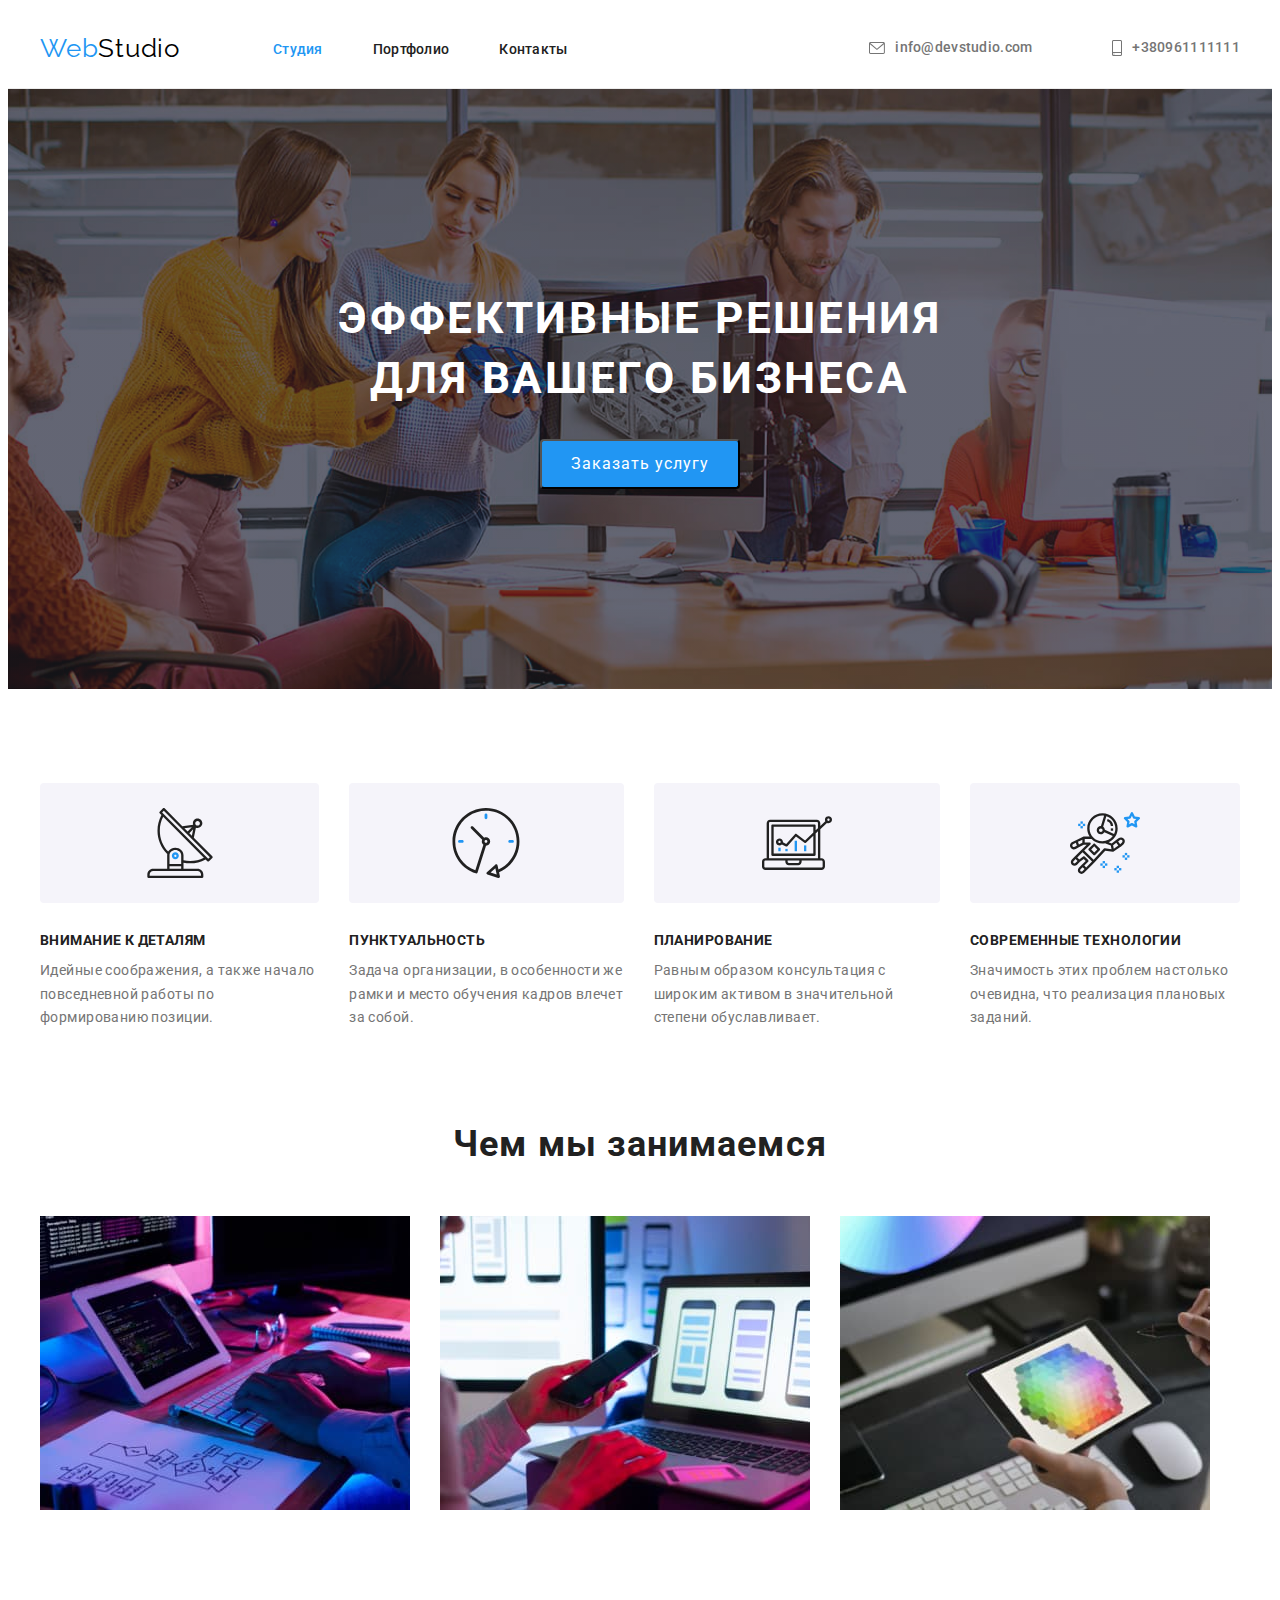
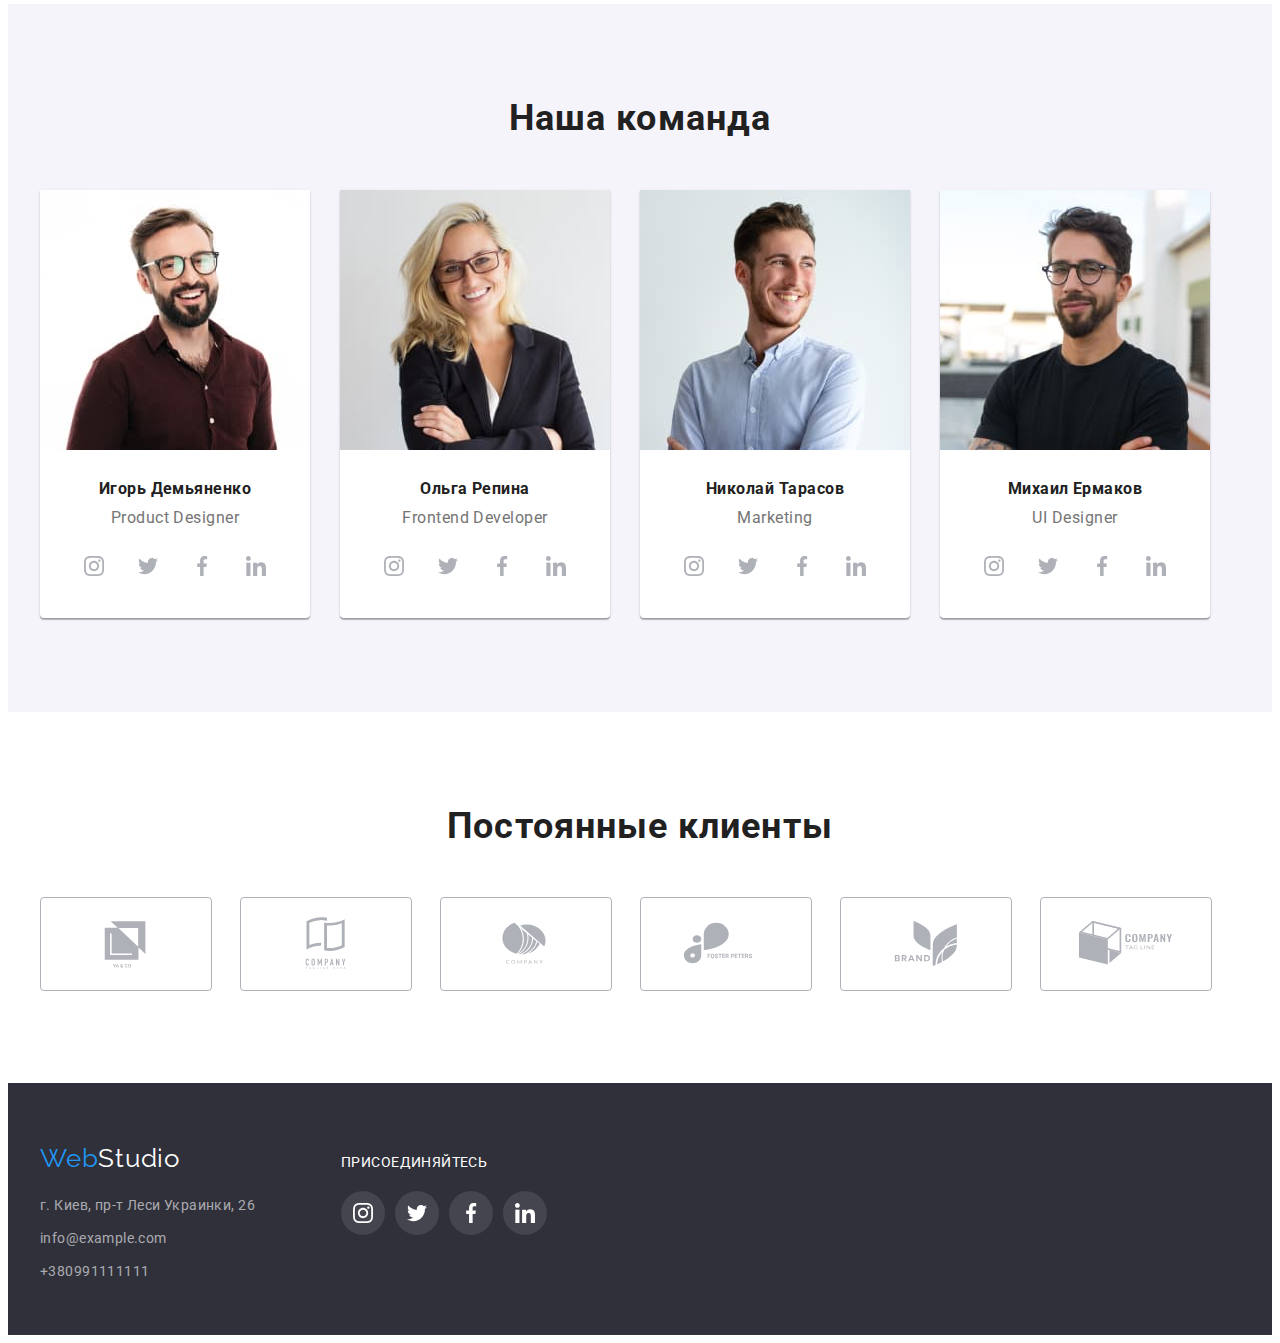
<file: index.html>
<!DOCTYPE html>
<html lang="ru">

<head>
    <meta charset="UTF-8">
    <meta http-equiv="X-UA-Compatible" content="IE=edge">
    <meta name="viewport" content="width=device-width, initial-scale=1.0">
    <title>Document</title>
    <link rel="preconnect" href="https://fonts.googleapis.com">
    <link rel="preconnect" href="https://fonts.gstatic.com" crossorigin>
    <link href="https://fonts.googleapis.com/css2?family=Raleway:wght@700&family=Roboto:wght@400;500;700;900&display=swap"
        rel="stylesheet">
        <link rel="stylesheet" href="https://cdnjs.cloudflare.com/ajax/libs/modern-normalize/1.1.0/modern-normalize.min.css"
            integrity="sha512-wpPYUAdjBVSE4KJnH1VR1HeZfpl1ub8YT/NKx4PuQ5NmX2tKuGu6U/JRp5y+Y8XG2tV+wKQpNHVUX03MfMFn9Q=="
            crossorigin="anonymous" referrerpolicy="no-referrer" />
    <link rel="stylesheet" href="./css/styles.css">
</head>

<body>
    <!--шапка-->
    <header class="header">
        <div class="container header-container">
        <nav class="navigation">
            <a href="index.html" class="link-logo"> Web<span class="logo-upper">Studio</span></a>
            <ul class="header-list">
                <li class="header-item"><a href="index.html" class="header-link current">Студия</a></li>
                <li class="header-item"><a href="portfolio.html" class="header-link">Портфолио</a></li>
                <li class="header-item"><a href="" class="header-link">Контакты</a></li>
            </ul>
        </nav>
        <ul class="connect-list">
            <li class="conect-item-mail">
                <a href="mailto:info@devstudio.com" class="mail-link"><svg class="mail-icon" width="16" height="12"><use href="./images/icons.svg#icon-envelope"></use> </svg>info@devstudio.com</a></li>
            <li class="conect-item-tel">
                <a href="tel:+380961111111" class="tel-link"><svg class="tel-icon" width="10" height="16">
                    <use href="./images/icons.svg#icon-smartphone"></use>
                </svg>+380961111111</a></li>
        </ul>
        </div>
    </header>
    <!--герой-->
    <main class="hero">
        <section class="hero-section">
            <div class="container">
            <h1 class="hero-title">Эффективные решения для вашего бизнеса</h1>
            <button type="button" class="hero-btn">Заказать услугу</button>
        </section>
        <!--переваги -->
        <section class="section">
            <div class="container">
            <h2 class="visually-hidden"> Наши премиущества</h2>
            <ul class="advantages-list">
                <li class="advantages-item"><div class="avantages-icons-container"><svg class="advantages-icon" width="70" height="70">
                        <use href="./images/icons.svg#icon-antenna"></use>
                    </svg></div>
                    <h3 class="advantages-title">Внимание к деталям</h3>
                    <p class="advantages-posttitle">Идейные соображения, а также начало повседневной работы по формированию позиции.</p>
                </li>
                <li class="advantages-item"><div class="avantages-icons-container"><svg class="advantages-icon" width="70" height="70">
                        <use href="./images/icons.svg#icon-clock"></use>
                    </svg></div>
                    <h3 class="advantages-title">Пунктуальность</h3>
                    <p class="advantages-posttitle">Задача организации, в особенности же рамки и место обучения кадров влечет за собой.</p>
                </li>
                <li class="advantages-item"><div class="avantages-icons-container"><svg class="advantages-icon" width="70" height="70">
                        <use href="./images/icons.svg#icon-diagram"></use>
                    </svg></div>
                    <h3 class="advantages-title">Планирование</h3>
                    <p class="advantages-posttitle">Равным образом консультация с широким активом в значительной степени обуславливает.</p>
                </li>
                <li class="advantages-item"><div class="avantages-icons-container"><svg class="advantages-icon" width="70" height="70">
                        <use href="./images/icons.svg#icon-astronaut"></use>
                    </svg></div>
                    <h3 class="advantages-title">Современные технологии</h3>
                    <p class="advantages-posttitle">Значимость этих проблем настолько очевидна, что реализация плановых заданий.</p>
                </li>
            </ul>
            </div>
        </section>
        <!--чим-ми-займаємось-->
        <section class="what-do-section section">
            <div class="container">
            <h2 class="what-do-title">Чем мы занимаемся</h2>
            <ul class="what-do-list">
                <li class="do-img"><img class="" src="./images/what-we-do-sec/img.jpg" alt="руки печатают на клавиатуре" width="370" height="294">
                </li>
                <li class="do-img"><img class="" src="./images/what-we-do-sec/box2.jpg"
                        alt="девушка левой рукой держит смартфон,а правой печатает на ноутбуке" width="370"
                        height="294"></li>
                <li class="do-img"><img class="" src="./images/what-we-do-sec/img1.jpg"
                        alt="человек держит планшет в руке, на котором нарисованы соты разных цветов" width="370"
                        height="294"></li>
            </ul>
            </div>
        </section>
        <!--наша-команда-->
        <section class="our-team-section section">
            <div class="container">
            <h2 class="our-team-title">Наша команда</h2>
            <ul class="our-team-list">
                <li class="our-team-item">
                    <img src="./images/our-team/img.jpg" alt="молодой мужчина в очках с бородой" width="270" height="260">
                    <div class="team-name-container">
                    <h3 class="team-item-title">Игорь Демьяненко</h3>
                    <p class="team-item-posttitle" lang="en">Product Designer</p>
                    <ul class="team-socials-list">
                        <li class="team-socials-item">
                            <a href="" class="team-socials-link"><svg class="team-socials-icon" width="20" height="20">
                            <use href="./images/icons.svg#icon-instagram"></use></svg></a>
                        </li>
                        <li class="team-socials-item">
                            <a href="" class="team-socials-link"><svg class="team-socials-icon" width="20" height="20">
                            <use href="./images/icons.svg#icon-twitter"></use></svg></a>
                        </li>
                        <li class="team-socials-item">
                            <a href="" class="team-socials-link"><svg class="team-socials-icon" width="20" height="20">
                            <use href="./images/icons.svg#icon-facebook"></use></svg></a>
                        </li>
                        <li class="team-socials-item">
                            <a href="" class="team-socials-link"><svg class="team-socials-icon" width="20" height="20">
                            <use href="./images/icons.svg#icon-linkedin"></use></svg></a>
                        </li>
                    </ul>
                    </div>
                </li>
                <li class="our-team-item">
                    <img src="./images/our-team/img1.jpg" alt="молодаяженщина в очках" width="270" height="260">
                    <div class="team-name-container">
                    <h3 class="team-item-title">Ольга Репина</h3>
                    <p class="team-item-posttitle" lang="en">Frontend Developer</p>
                    <ul class="team-socials-list">
                        <li class="team-socials-item">
                            <a href="" class="team-socials-link"><svg class="team-socials-icon" width="20" height="20">
                            <use href="./images/icons.svg#icon-instagram"></use></svg></a>
                        </li>
                        <li class="team-socials-item">
                            <a href="" class="team-socials-link"><svg class="team-socials-icon" width="20" height="20">
                            <use href="./images/icons.svg#icon-twitter"></use></svg></a>
                        </li>
                        <li class="team-socials-item">
                            <a href="" class="team-socials-link"><svg class="team-socials-icon" width="20" height="20">
                            <use href="./images/icons.svg#icon-facebook"></use></svg></a>
                        </li>
                        <li class="team-socials-item">
                            <a href="" class="team-socials-link"><svg class="team-socials-icon" width="20" height="20">
                            <use href="./images/icons.svg#icon-linkedin"></use></svg></a>
                        </li>
                    </ul>
                    </div>
                </li>
                <li class="our-team-item">
                    <img src="./images/our-team/img2.jpg" alt="улыбчивый молодой мужчина с коротко стриженой бородой"
                        width="270" height="260">
                    <div class="team-name-container">
                    <h3 class="team-item-title">Николай Тарасов</h3>
                    <p class="team-item-posttitle" lang="en">Marketing</p>
                    <ul class="team-socials-list">
                    <li class="team-socials-item">
                        <a href="" class="team-socials-link"><svg class="team-socials-icon" width="20" height="20">
                        <use href="./images/icons.svg#icon-instagram"></use></svg></a>
                    </li>
                    <li class="team-socials-item">
                        <a href="" class="team-socials-link"><svg class="team-socials-icon" width="20" height="20">
                        <use href="./images/icons.svg#icon-twitter"></use></svg></a>
                    </li>
                    <li class="team-socials-item">
                        <a href="" class="team-socials-link"><svg class="team-socials-icon" width="20" height="20">
                        <use href="./images/icons.svg#icon-facebook"></use></svg></a>
                    </li>
                    <li class="team-socials-item">
                        <a href="" class="team-socials-link"><svg class="team-socials-icon" width="20" height="20">
                        <use href="./images/icons.svg#icon-linkedin"></use></svg></a>
                    </li>
                    </ul>
                    </div>
                </li>
                <li class="our-team-item">
                    <img src="./images/our-team/img3.jpg" alt="молодой мужчина в очках с бородой" width="270" height="260">
                    <div class="team-name-container">
                    <h3 class="team-item-title">Михаил Ермаков</h3>
                    <p class="team-item-posttitle" lang="en">UI Designer</p>
                    <ul class="team-socials-list">
                        <li class="team-socials-item">
                            <a href="" class="team-socials-link"><svg class="team-socials-icon" width="20" height="20">
                            <use href="./images/icons.svg#icon-instagram"></use></svg></a>
                        </li>
                        <li class="team-socials-item">
                            <a href="" class="team-socials-link"><svg class="team-socials-icon" width="20" height="20">
                            <use href="./images/icons.svg#icon-twitter"></use></svg></a>
                        </li>
                        <li class="team-socials-item">
                            <a href="" class="team-socials-link"><svg class="team-socials-icon" width="20" height="20">
                            <use href="./images/icons.svg#icon-facebook"></use></svg></a>
                        </li>
                        <li class="team-socials-item">
                            <a href="" class="team-socials-link"><svg class="team-socials-icon" width="20" height="20">
                            <use href="./images/icons.svg#icon-linkedin"></use></svg></a>
                        </li>
                    </ul>
                    </div>
                </li>
            </ul>
            </div>
        </section>
        <section class="section">
            <div class="container">
            <h2 class="regular-customers-title">Постоянные клиенты</h2>
            <ul class="regular-customers-list">
                <li class="regular-customers-item">
                    <a href=""class="regular-customers-link"><svg class="customers-icons" width="106" height="60">
                        <use href="./images/icons.svg#icon-Logo"></use></svg></a></li>
                <li class="regular-customers-item">
                    <a href=""class="regular-customers-link"><svg class="customers-icons" width="106" height="60">
                        <use href="./images/icons.svg#icon-Logo-first"></use>
                    </svg></a></li>
                <li class="regular-customers-item">
                    <a href=""class="regular-customers-link"><svg class="customers-icons" width="106" height="60">
                        <use href="./images/icons.svg#icon-Logo-second"></use>
                    </svg></a></li>
                <li class="regular-customers-item">
                    <a href=""class="regular-customers-link"><svg class="customers-icons" width="106" height="60">
                        <use href="./images/icons.svg#icon-Logo-third"></use>
                    </svg></a></li>
                <li class="regular-customers-item">
                    <a href=""class="regular-customers-link"><svg class="customers-icons" width="106" height="60">
                        <use href="./images/icons.svg#icon-Logo-fourth"></use>
                    </svg></a></li>
                <li class="regular-customers-item">
                    <a href=""class="regular-customers-link"><svg class="customers-icons" width="106" height="60">
                        <use href="./images/icons.svg#icon-Logo-fiveth"></use>
                    </svg></a></li>
            </ul>
            </div>
        </section>
    </main>
    <!--footer-->
    <footer class="footer ">
        <div class="container footer-container">
            <div class="footer-adres-container">
        <a href="index.html" class="link-logo"> Web<span class="logo-down">Studio</span></a>
        <address class="footer-adress">
            <ul class="footer-list">
                <li class="footer-list-item"><a href="https://goo.gl/maps/oyDhFiv2QyC5TaA9A" class="footer-item-adres" target=_blank rel="noopener noreferrer nofollow">г.
                        Киев, пр-т Леси Украинки, 26</a></li>
                <li class="footer-list-item"><a href="mailto:info@example.com" class="footer-link">info@example.com</a></li>
                <li class="footer-list-item"><a href="tel:+380991111111" class="footer-link">+380991111111</a></li>
            </ul>
        </address>
        </div>
        <div class="footer-socials">
            <p class="footer-socials-title">присоединяйтесь</p>
            <ul class="footer-socials-list">
                <li class="footer-socials-item">
                    <a href="" class="footer-socials-link"><svg class="footer-socials-icon" width="20" height="20">
                            <use href="./images/icons.svg#icon-instagram"></use>
                        </svg></a>
                </li>
                <li class="footer-socials-item">
                    <a href="" class="footer-socials-link"><svg class="footer-socials-icon" width="20" height="20">
                            <use href="./images/icons.svg#icon-twitter"></use>
                        </svg></a>
                </li>
                <li class="footer-socials-item">
                    <a href="" class="footer-socials-link"><svg class="footer-socials-icon" width="20" height="20">
                            <use href="./images/icons.svg#icon-facebook"></use>
                        </svg></a>
                </li>
                <li class="footer-socials-item">
                    <a href="" class="footer-socials-link"><svg class="footer-socials-icon" width="20" height="20">
                            <use href="./images/icons.svg#icon-linkedin"></use>
                        </svg></a>
                </li>
            </ul>
        </div>
        </div>
    </footer>
</body>

</html>
</file>
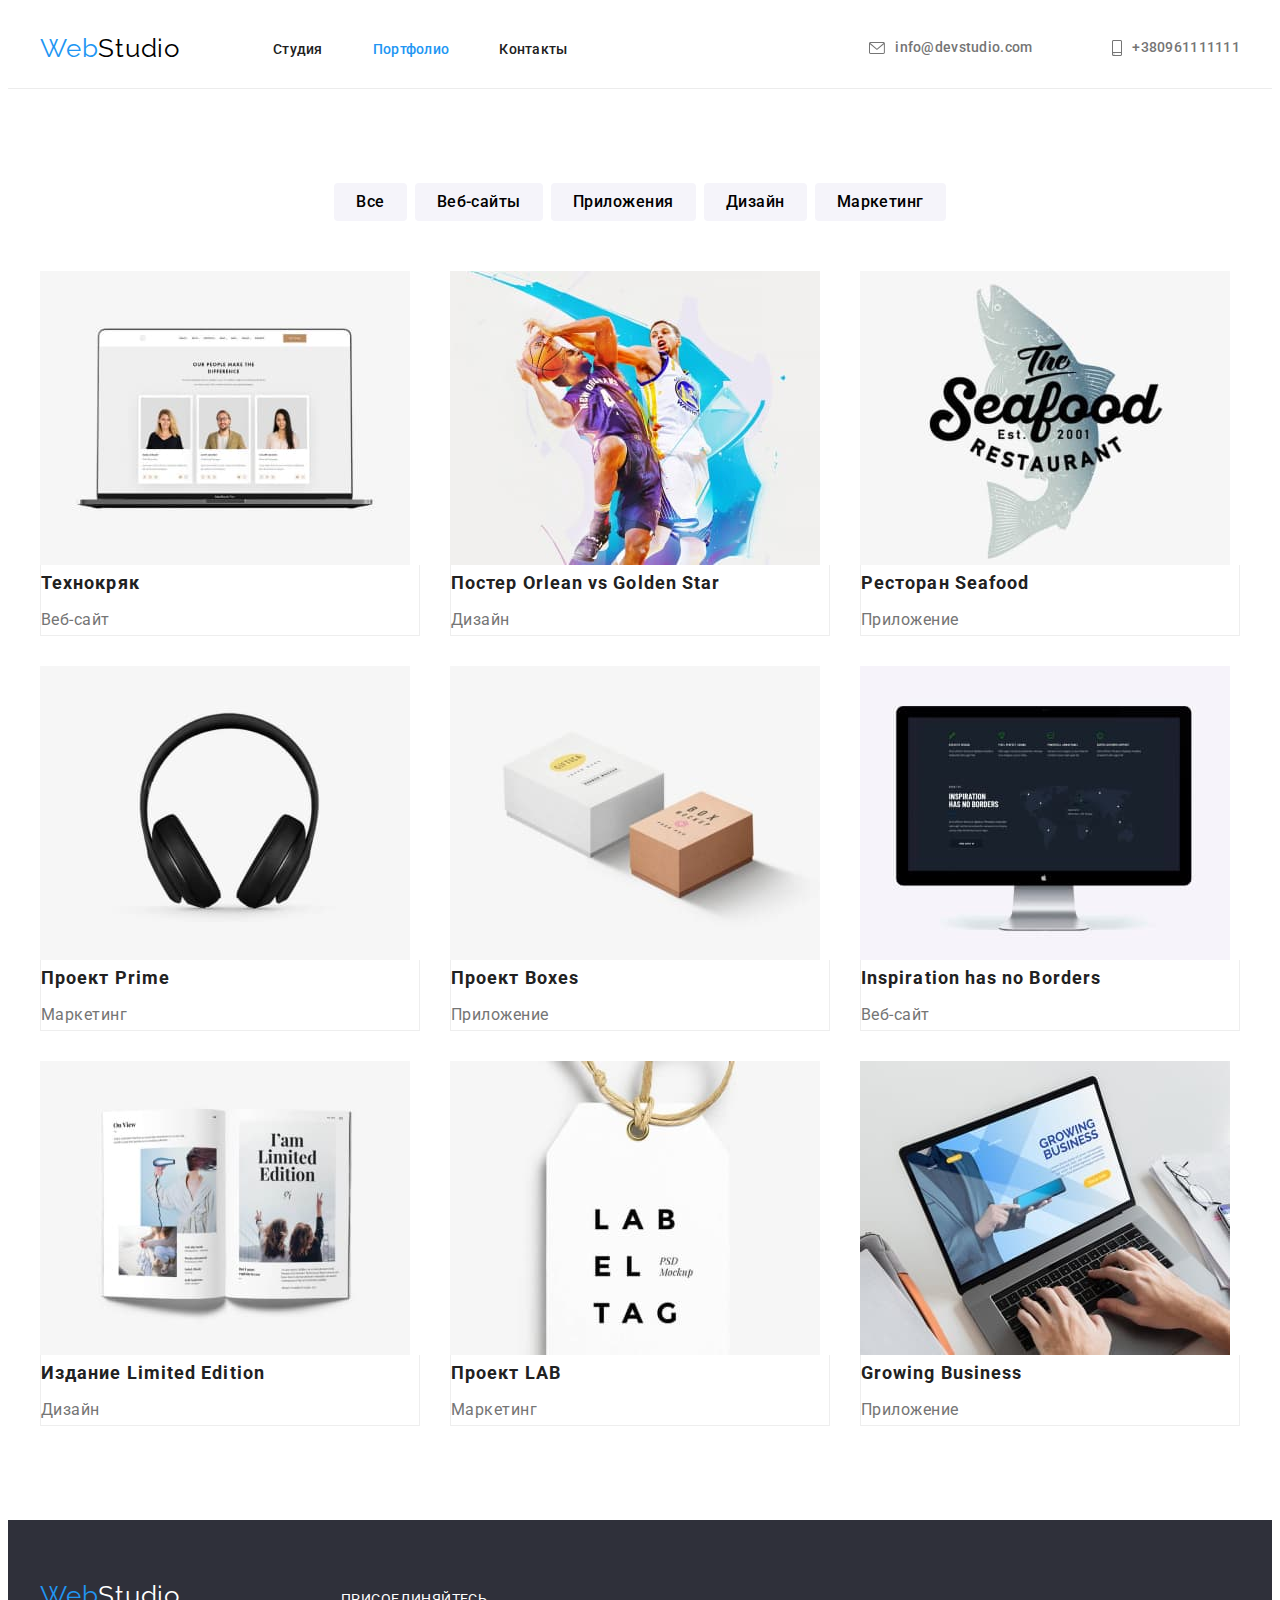
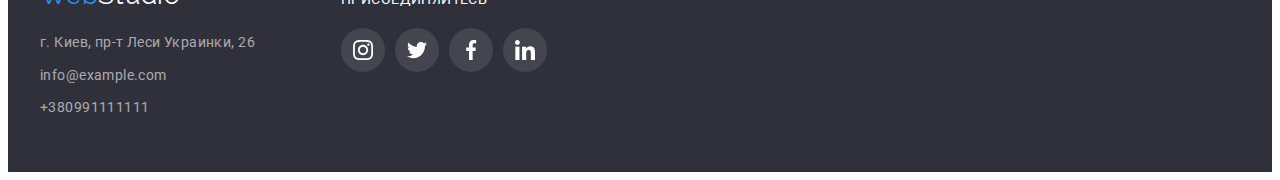
<file: portfolio.html>
<!DOCTYPE html>
<html lang="ru">
<head>
    <meta charset="UTF-8">
    <meta http-equiv="X-UA-Compatible" content="IE=edge">
    <meta name="viewport" content="width=device-width, initial-scale=1.0">
    <title>Document</title>
    <link rel="preconnect" href="https://fonts.googleapis.com">
    <link rel="preconnect" href="https://fonts.gstatic.com" crossorigin>
    <link href="https://fonts.googleapis.com/css2?family=Raleway:wght@700&family=Roboto:wght@400;500;700;900&display=swap"
        rel="stylesheet">
        <link rel="stylesheet" href="https://cdnjs.cloudflare.com/ajax/libs/modern-normalize/1.1.0/modern-normalize.min.css"
            integrity="sha512-wpPYUAdjBVSE4KJnH1VR1HeZfpl1ub8YT/NKx4PuQ5NmX2tKuGu6U/JRp5y+Y8XG2tV+wKQpNHVUX03MfMFn9Q=="
            crossorigin="anonymous" referrerpolicy="no-referrer" />
    <link rel="stylesheet" href="./css/styles.css">
</head>
<body>
    <!--шапка-->
    <header class="header">
        <div class="container header-container">
            <nav class="navigation">
                <a href="index.html" class="link-logo"> Web<span class="logo-upper">Studio</span></a>
                <ul class="header-list">
                    <li class="header-item"><a href="index.html" class="header-link">Студия</a></li>
                    <li class="header-item"><a href="portfolio.html" class="header-link current">Портфолио</a></li>
                    <li class="header-item"><a href="" class="header-link">Контакты</a></li>
                </ul>
            </nav>
            <ul class="connect-list">
                <li class="conect-item-mail">
                    <a href="mailto:info@devstudio.com" class="mail-link"><svg class="mail-icon" width="16" height="12">
                            <use href="./images/icons.svg#icon-envelope"></use>
                        </svg>info@devstudio.com</a>
                </li>
                <li class="conect-item-tel">
                    <a href="tel:+380961111111" class="tel-link"><svg class="tel-icon" width="10" height="16">
                            <use href="./images/icons.svg#icon-smartphone"></use>
                        </svg>+380961111111</a>
                </li>
            </ul>
        </div>
    </header>
    <!--hero-->
    <main class="main-portfolio">
        <section class="section">
            <div class="container">
            <h1 class="visually-hidden">our-functional</h1>
            <ul class="bottons-list">
            <li class="btns-item"><button type="button" class="btn-portfolio">Все</button></li> 
            <li class="btns-item"><button type="button" class="btn-portfolio">Веб-сайты</button></li>
            <li class="btns-item"><button type="button" class="btn-portfolio">Приложения</button></li>
            <li class="btns-item"><button type="button" class="btn-portfolio">Дизайн</button></li>
            <li class="btns-item"><button type="button" class="btn-portfolio">Маркетинг</button></li>
        </ul>
        <ul class="projects-list">
            <li class="projects-item">
                <a href="" class="projects-link">
                <img class="image" src="./images/portfolio-img/img.jpg" 
                alt="на ноутбуке открыты резюмэ сотрудников"
                width="370"
                height="294"><div class="title-container">
                <h2 class="projects-title">Технокряк</h2>
                <p class="projects-posttitle">Веб-сайт</p></div>
                </a>
            </li>
            <li class="projects-item">
                <a href="" class="projects-link">
                <img class="image" src="./images/portfolio-img/img1.jpg" 
                alt="два баскетболиста в прыжке"
                width="370"
                height="294"> <div class="title-container">
                <h2 class="projects-title">Постер <span lang="en" class="projects-title">Orlean vs Golden Star</span></h2>
                <p class="projects-posttitle">Дизайн</p></div>
                </a>
            </li>
            <li class="projects-item">
                <a href="" class="projects-link">
                <img class="image" src="./images/portfolio-img/img2.jpg" 
                alt="логотип ресторана"
                width="370"
                height="294"><div class="title-container">
                <h2 class="projects-title">Ресторан <span lang="en" class="projects-title">Seafood</span></h2>
                <p class="projects-posttitle">Приложение</p></div>
                </a>
            </li>
            <li class="projects-item">
                <a href="" class="projects-link">
                <img class="image" src="./images/portfolio-img/img3.jpg" 
                alt="внешние беспроводные наушники"
                width="370"
                height="294"><div class="title-container">
                <h2 class="projects-title">Проект <span lang="en" class="projects-title">Prime</span> </h2>
                <p class="projects-posttitle">Маркетинг</p></div>
                </a>
            </li>
            <li class="projects-item">
                <a href="" class="projects-link">
                <img class="image" src="./images/portfolio-img/img4.jpg" 
                alt="две картонные коробки, белая и коричневая"
                width="370"
                height="294"><div class="title-container">
                <h2 class="projects-title">Проект <span lang="en" class="projects-title">Boxes</span></h2>
                <p class="projects-posttitle">Приложение</p></div>
                </a>
            </li>
            <li class="projects-item">
                <a href="" class="projects-link">
                <img class="image" src="./images/portfolio-img/img5.jpg" 
                alt="монитор, на котором карта плоской земли"
                width="370"
                height="294"><div class="title-container">
                <h2 class="projects-title" lang="en"> Inspiration has no Borders</h2>
                <p class="projects-posttitle">Веб-сайт</p></div>
                </a>
            </li>
            <li class="projects-item">
                <a href="" class="projects-link">
                <img class="image" src="./images/portfolio-img/img6.jpg" 
                alt="открытая книга"
                width="370"
                height="294"><div class="title-container">
                <h2 class="projects-title">Издание <span class="projects-title" lang="en">Limited Edition</span> </h2>
                <p class="projects-posttitle">Дизайн</p></div>
                </a>
            </li>
            <li class="projects-item">
                <a href="" class="projects-link">
                <img class="image" src="./images/portfolio-img/img7.jpg" 
                alt="ярлык с натписью"
                width="370"
                height="294"><div class="title-container">
                <h2 class="projects-title"> Проект <span lang="en" class="projects-title">LAB</span> </h2>
                <p class="projects-posttitle">Маркетинг</p></div>
                </a>
            </li>
            <li class="projects-item">
                <a href="" class="projects-link">
                <img class="image" src="./images/portfolio-img/img8.jpg" 
                alt="руки печатают на ноутбуке"
                width="370"
                height="294"><div class="title-container">
                <h2 class="projects-title" lang="en"> Growing Business</h2>
                <p class="projects-posttitle">Приложение</p></div>
                </a>
            </li>
        </ul>
        </div>
        </section>
    </main>
    <!--footer-->
    <footer class="footer ">
        <div class="container footer-container">
            <div class="footer-adres-container">
                <a href="index.html" class="link-logo"> Web<span class="logo-down">Studio</span></a>
                <address class="footer-adress">
                    <ul class="footer-list">
                        <li class="footer-list-item"><a href="https://goo.gl/maps/oyDhFiv2QyC5TaA9A"
                                class="footer-item-adres" target=_blank rel="noopener noreferrer nofollow">г.
                                Киев, пр-т Леси Украинки, 26</a></li>
                        <li class="footer-list-item"><a href="mailto:info@example.com"
                                class="footer-link">info@example.com</a></li>
                        <li class="footer-list-item"><a href="tel:+380991111111" class="footer-link">+380991111111</a></li>
                    </ul>
                </address>
            </div>
            <div class="footer-socials">
                <p class="footer-socials-title">присоединяйтесь</p>
                <ul class="footer-socials-list">
                    <li class="footer-socials-item">
                        <a href="" class="footer-socials-link"><svg class="footer-socials-icon" width="20" height="20">
                                <use href="./images/icons.svg#icon-instagram"></use>
                            </svg></a>
                    </li>
                    <li class="footer-socials-item">
                        <a href="" class="footer-socials-link"><svg class="footer-socials-icon" width="20" height="20">
                                <use href="./images/icons.svg#icon-twitter"></use>
                            </svg></a>
                    </li>
                    <li class="footer-socials-item">
                        <a href="" class="footer-socials-link"><svg class="footer-socials-icon" width="20" height="20">
                                <use href="./images/icons.svg#icon-facebook"></use>
                            </svg></a>
                    </li>
                    <li class="footer-socials-item">
                        <a href="" class="footer-socials-link"><svg class="footer-socials-icon" width="20" height="20">
                                <use href="./images/icons.svg#icon-linkedin"></use>
                            </svg></a>
                    </li>
                </ul>
            </div>
        </div>
    </footer>
</body>
</html>
</file>
<file: css/styles.css>
:root {
  --primary-text-color: #757575;
  --header-links-title-text-color: #212121;
  --accent-color: #2196f3;
  --background-color: #2f303a;
  --hero-text-color: #ffffff;
  --shadow-color: rgba(0, 0, 0, 0.15);
  --hover-btn-color: #188ce8;
  --footer-item-adres-color: rgba(255, 255, 255, 0.6);
  --box-shadow-color: 0px 4px 4px rgba(0, 0, 0, 0.15);
  --icons-background-color: #F5F4FA;
  --icons-socisls-color: #AFB1B8;
  --border-cards-color: #EEEEEE;
}
img {
  display: block;
}
p,
h1,
h2,
h3,
h4,
h5,
h6 {
  margin: 0;
}
ul {
  margin: 0;
  padding: 0;
}
/*--style logo--*/
.link-logo {
  color: #2196f3;
  text-decoration: none;
  font-family: "Raleway";
  font-size: 26px;
  line-height: 1.19;
  letter-spacing: 0.03em;
}
.logo-upper {
  color: #000000;
}

.logo-down {
  color: #ffffff;
}
/*--del-points*/
ul {
  list-style: none;
}
/*--base-body-colors-font--*/
body {
  font-family: "Roboto", sans-serif;
  background: var(--hero-text-color);
  color: var(--primary-text-color);
}
.container {
  width: 1200px;
  padding-left: 15px;
  padding-right: 15px;
  margin: 0 auto;
}
.section {
  padding-top: 94px;
  padding-bottom: 94px;
}

/*--style index*/

/*--header--*/
.header {
  border-bottom: 1px solid #ececec;
}
.header-container {
  display: flex;
}
.navigation {
  align-items: center;
  display: flex;
}
.header-list {
  margin-left: 93px;
  display: flex;
}
.header-item + .header-item {
  margin-left: 50px;
}
.header-link {
  padding-top: 32px;
  padding-bottom: 32px;
  text-decoration: none;
  font-weight: 500;
  font-size: 14px;
  line-height: 1.14;
  letter-spacing: 0.02em;
  color: var(--header-links-title-text-color);
}
.connect-list {
  align-items: center;
  display: flex;
  margin-left: auto;
}
.conect-item-mail {
  margin-right: 50px;
}

.mail-link,
.tel-link {
  align-items: center;
  display: flex;
  padding-top: 32px;
  padding-bottom: 32px;
  font-weight: 500;
  text-decoration: none;
  font-size: 14px;
  line-height: 1.14;
  letter-spacing: 0.02em;
  color: var(--primary-text-color);
}
.mail-icon {
  margin-right: 10px;
  justify-content: center;
  align-items: center;
  fill: currentColor;
}
.tel-icon{
  margin-left: 30px;
  margin-right: 10px;
  align-items: center;
  fill: currentColor;
}
.tel-link:hover,
.tel-link:focus,
.tel-link:active,
.mail-link:hover,
.mail-link:focus,
.mail-link:active,
.header-link:hover,
.header-link:focus,
.header-link:active,
.connect-list:hover,
.connect-list:focus,
.connect-list:active,
.current {
  color: var(--accent-color);
}

/*--hero--*/
.hero-section {
  max-width: 1600px;
  padding-top: 200px;
  padding-bottom: 200px;
  margin: 0 auto;
  text-align: center;
  background-color: var(--background-color);
  color: var(--hero-text-color);
  background-image: linear-gradient(rgba(47, 48, 58, 0.4),
  rgba(47, 48, 58, 0.4)),
  url(../images/background-Img.png);
  background-repeat: no-repeat;
  background-position: center;
  background-size: cover;
}
.hero-title {
  width: 696px;
  margin-left: auto;
  margin-right: auto;
  margin-bottom: 30px;
  font-size: 44px;
  line-height: 1.36;
  letter-spacing: 0.06em;
  text-transform: uppercase;
}
.hero-btn {
  min-width: 200px;
  height: 50px;
  font-family: inherit;
  margin: 0 auto;
  cursor: pointer;
  font-size: 16px;
  line-height: 1.87;
  align-items: center;
  text-align: center;
  letter-spacing: 0.06em;
  color: var(--hero-text-color);
  background: var(--accent-color);
  box-shadow: var(--box-shadow-color);
  border-radius: 4px;
}
.hero-btn:hover,
.hero-btn:focus,
.hero-btn:active {
  color: var(--hover-btn-color);
}

/*--advantages*/
.visually-hidden {
  position: absolute;
  white-space: nowrap;
  width: 1px;
  height: 1px;
  overflow: hidden;
  border: 0;
  padding: 0;
  clip: rect(0 0 0 0);
  clip-path: inset(50%);
  margin: -1px;
}
.advantages-icons-list {
  display: flex;
  justify-content: center;
}

.advantages-list {
  display: flex;
}
.advantages-item-icon {
  width: 270px;
  height: 120px;
  margin-left: auto;
  margin-right: auto;
  background-color: var(--icons-background-color);
}
.avantages-icons-container {
  display: flex;
  justify-content: center;
  align-items: center;
  background-color: var(--icons-background-color);
  border-radius: 4px;
  height: 120px;
}
.advantages-item-icon:not(:first-child) {
  width: calc(100% / 4 - 30px);
  margin-left: 30px;
}
.advantages-icon {
margin: 25px 100px 25px 100px;
}
.advantages-item + .advantages-item {
  margin-left: 30px;
}

.advantages-title {
  margin-top: 30px;
  margin-bottom: 10px;
  font-size: 14px;
  line-height: 1.14;
  letter-spacing: 0.03em;
  text-transform: uppercase;
  color: var(--header-links-title-text-color);
}
.advantages-posttitle {
  font-size: 14px;
  line-height: 1.71;
  letter-spacing: 0.03em;
  color: var(--primary-text-color);
}
/*--what-we-do-section--*/
.what-do-section {
  padding-top: 0;
}
.what-do-title {
  margin-bottom: 50px;
  font-size: 36px;
  line-height: 1.16;
  text-align: center;
  letter-spacing: 0.03em;
  color: var(--header-links-title-text-color);
}
.what-do-list {
  display: flex;
}
.do-img + .do-img {
  margin-left: 30px;
}
/*--our-team-section--*/
.our-team-section {
  background-color: var(--icons-background-color);
}
.our-team-title {
  margin-bottom: 50px;
  font-size: 36px;
  line-height: 1.16;
  text-align: center;
  letter-spacing: 0.03em;
  color: var(--header-links-title-text-color);
}
.our-team-list {
  display: flex;
}
.our-team-item:not(:first-child) {
  width: calc(100% / 4 - 30px);
  margin-left: 30px;
}
.our-team-item {
background: var(--hero-text-color);

box-shadow: 0px 1px 3px rgba(0, 0, 0, 0.12), 0px 1px 1px rgba(0, 0, 0, 0.14), 0px 2px 1px rgba(0, 0, 0, 0.2);
border-radius: 0px 0px 4px 4px;
}
.team-name-container {
padding-top: 30px;
padding-bottom: 30px;
}
.team-item-title {
  font-size: 16px;
  line-height: 1.18;
  text-align: center;
  letter-spacing: 0.03em;
  color: var(--header-links-title-text-color);
}
.team-item-posttitle {
  margin-top: 10px;
  font-size: 16px;
  line-height: 1.18;
  text-align: center;
  letter-spacing: 0.03em;
  color: var(--primary-text-color);
}

.team-socials-list {
  margin-top: 16px;
  display: flex;
  justify-content: center;
}

.team-socials-link {
  width: 44px;
  height: 44px;
  border-radius: 50%;
  display: flex;
  align-items: center;
  justify-content: center;
}
.team-socials-link:hover,
.team-socials-link:focus,
.team-socials-link:active {
background-color: var(--accent-color);
}
.team-socials-icon {
  fill: var(--icons-socisls-color);
}
.team-socials-link:hover .team-socials-icon {
  fill: var(--hero-text-color);
}
.team-socials-link:focus .team-socials-icon {
  fill: var(--hero-text-color);
}
  .team-socials-link:active .team-socials-icon {
  fill: var(--hero-text-color);
  }

.team-socials-item + .team-socials-item {
  margin-left: 10px;
}
/* regular-customers-section*/

.regular-customers-title {
font-size: 36px;
line-height: 1.16;
text-align: center;
letter-spacing: 0.03em;
color: var(--header-links-title-text-color);
}
.regular-customers-list {
  margin-top: 50px;
  display: flex;
}
.regular-customers-item {
  width: 170px;
  height: 92px;
}
.regular-customers-item + .regular-customers-item {
  margin-left: 30px; 
}
.regular-customers-link {
  border: 1px solid var(--icons-socisls-color);
  border-radius: 4px;
  justify-content: center;
  align-items: center;
  display: flex;
  fill: var(--icons-socisls-color);
  width: 100%;
  height: 100%;
}
.customers-icons {
  fill: var(--icons-socisls-color);
}
.regular-customers-link:hover, 
.regular-customers-link:focus, 
.regular-customers-link:active  {
  border-color: var(--accent-color) ;
}
.regular-customers-link:hover .customers-icons,
.regular-customers-link:focus .customers-icons,
.regular-customers-link:active .customers-icons {
  fill: var(--accent-color);
}

/*--footer--*/
.footer {
  padding-top: 60px;
  padding-bottom: 60px;
  max-width: 1600px;
  margin: 0 auto;
  background-color: var(--background-color);
}
.footer-container {
  display: flex;
  align-items: baseline;
}
.footer-adres-container {
margin-right: 70px;
}
.footer-adress {
  width: 231px;
  height: 81px;
  margin-top: 20px;
}
.footer-item-adres,
.footer-link {
  text-decoration: none;
  font-style: normal;
  font-weight: normal;
  font-size: 14px;
  line-height: 1.71;
  letter-spacing: 0.03em;
  color: var(--footer-item-adres-color);
}
.footer-list-item + .footer-list-item {
  margin-top: 9px;
}
.footer-item-adres:focus,
.footer-item-adres:hover,
.footer-item-adres:active,
.footer-link:hover,
.footer-link:focus,
.footer-link:active {
  color: var(--hero-text-color);
}
.footer-socials {

}
.footer-socials-title {
margin-bottom: 20px;
font-size: 14px;
line-height: 1.14;
letter-spacing: 0.03em;
text-transform: uppercase;
color: var(--hero-text-color);}

.footer-socials-list {
  display: flex;
  align-items: center;
  justify-content: center;
}
.footer-socials-item {
  display: inline-flex;
  align-items: center;
  justify-content: center;
  background-color: rgba(255, 255, 255, 0.1);
  width: 44px;
  height: 44px;
  border-radius: 50%;
}
.footer-socials-item:not(:last-child) {
  margin-right: 10px;
}
.footer-socials-link {
  width: 100%;
  height: 100%;
  border-radius: 50%;
  display: flex;
  align-items: center;
  justify-content: center;
  color: var(--hero-text-color);
}
.footer-socials-link:hover,
.footer-socials-link:focus,
.footer-socials-link:active {
  background-color: var(--accent-color);
}
.footer-socials-icon {
  fill: currentColor;
}
/*--portfolio--*/

/*--header-done-on-index.html--*/

/*--hero--*/
.bottons-list {
  display: flex;
  justify-content: center;
  margin-bottom: 50px;
}

.btns-item + .btns-item {
  margin-left: 8px;
}
.btn-portfolio {
  background-color: var(--icons-background-color);
  padding: 6px 22px 6px 22px;
  border: none;
  margin: 0 auto;
  font-family: inherit;
  cursor: pointer;
  font-weight: 500;
  font-size: 16px;
  line-height: 1.62;
  text-align: center;
  letter-spacing: 0.03em;
  border-radius: 4px;
}
.btn-portfolio :last-child {
  margin-right: 0;
}
.btn-portfolio:hover,
.btn-portfolio:focus,
.btn-portfolio:active {
  color: var(--hero-text-color);
  background: var(--accent-color);
  box-shadow: 0px 3px 1px rgba(0, 0, 0, 0.1), 0px 1px 2px rgba(0, 0, 0, 0.08),
    0px 2px 2px rgba(0, 0, 0, 0.12);
  border-radius: 4px;
}
.projects-list {
  display: flex;
  margin-left: -30px;
  margin-top: -30px;
  flex-wrap: wrap;
}
.projects-item {
  margin-top: 30px;
  margin-left: 30px;
  flex-basis: calc(100% / 3 - 30px);
}
.projects-link:hover,
.projects-link:focus {box-shadow: 0px 1px 1px rgba(0, 0, 0, 0.12), 0px 4px 4px rgba(0, 0, 0, 0.06), 1px 4px 6px rgba(0, 0, 0, 0.16);}
.image {
  display: block;
  max-width: 100%;
  height: auto;
}
.title-container {
border-right: 1px solid var(--border-cards-color);
border-bottom: 1px solid var(--border-cards-color);
border-left: 1px solid var(--border-cards-color);

}
.projects-link {
  display: block;
  text-decoration: none;
}
.projects-title {
  margin-bottom: 4px;
  font-size: 18px;
  line-height: 2;
  letter-spacing: 0.06em;
  color: var(--header-links-title-text-color);
}
.projects-posttitle {
  font-size: 16px;
  line-height: 1.87;
  letter-spacing: 0.03em;
  color: var(--primary-text-color);
}

/*--footer-done-on-index.html--
</file>
